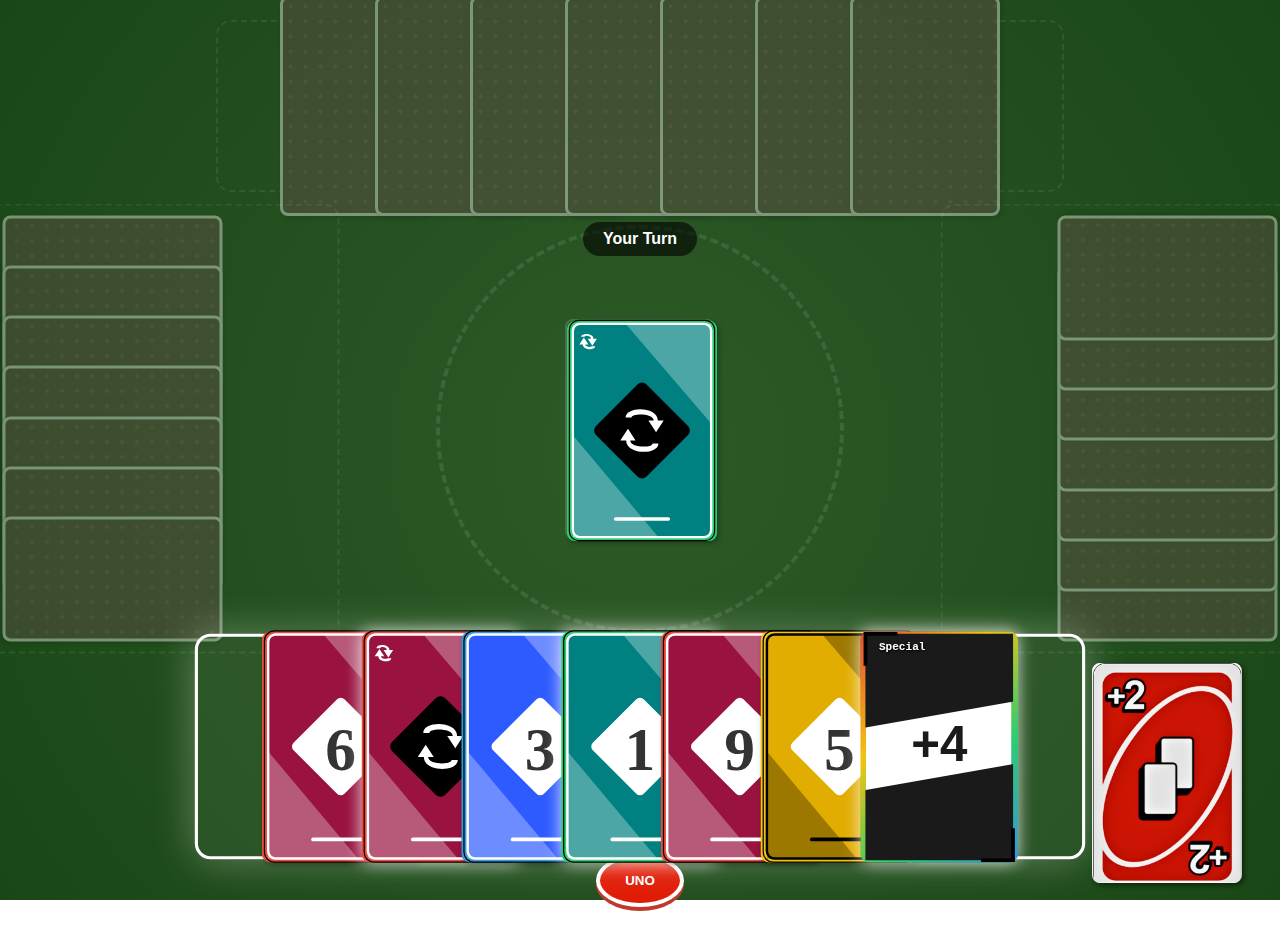
<file: index.html>
<!DOCTYPE html>
<html lang="en">

<head>
    <meta charset="UTF-8">
    <meta name="viewport" content="width=device-width, initial-scale=1.0">
    <title>Very Unique Card Game</title>
    <link rel="stylesheet" href="style.css">
</head>

<body>
    <div id="game-table">
        <div class="side top-side">
            <div id="opponent-top" class="hand-container"></div>
        </div>

        <div class="side left-side">
            <div id="opponent-left" class="hand-container vertical"></div>
        </div>

        <div class="center-play-zone">
            <div id="game-notifications">Your Turn</div>
            <div id="discard-pile" class="pile"> <img class="card" src="assets/Draw_02.jpg" alt="">
            </div>
        </div>

        <div class="side right-side">
            <div id="opponent-right" class="hand-container vertical"></div>
        </div>

        <div class="side player-side">
            <div id="player-hand" class="hand-container">
                <img class="card" src="assets/Draw_02.jpg" alt="">
                <img class="card" src="assets/Draw_02.jpg" alt="">
                <img class="card" src="assets/Draw_02.jpg" alt="">
                <img class="card" src="assets/Draw_02.jpg" alt="">
                <img class="card" src="assets/Draw_02.jpg" alt="">
                <img class="card" src="assets/Draw_02.jpg" alt="">
                <img class="card" src="assets/Draw_02.jpg" alt="">
                <img class="card" src="assets/Draw_02.jpg" alt="">
                <img class="card" src="assets/Draw_02.jpg" alt="">
                <img class="card" src="assets/Draw_02.jpg" alt="">
                <img class="card" src="assets/Draw_02.jpg" alt="">
                <img class="card" src="assets/Draw_02.jpg" alt="">
                <img class="card" src="assets/Draw_02.jpg" alt="">
                <img class="card" src="assets/Draw_02.jpg" alt="">
                <img class="card" src="assets/Draw_02.jpg" alt="">
            </div>
            <button id="uno-button">UNO</button> 

        </div>

        <div class="corner-deck">
            <div class="deck-stack" id="main-draw-deck">
                <div class="card card-back"> <img class="card" src="assets/Draw_02.jpg" alt="">
                </div>

            </div>
        </div>
    </div>
    <script src="main.js" type="module"></script>
</body>

</html>
</file>
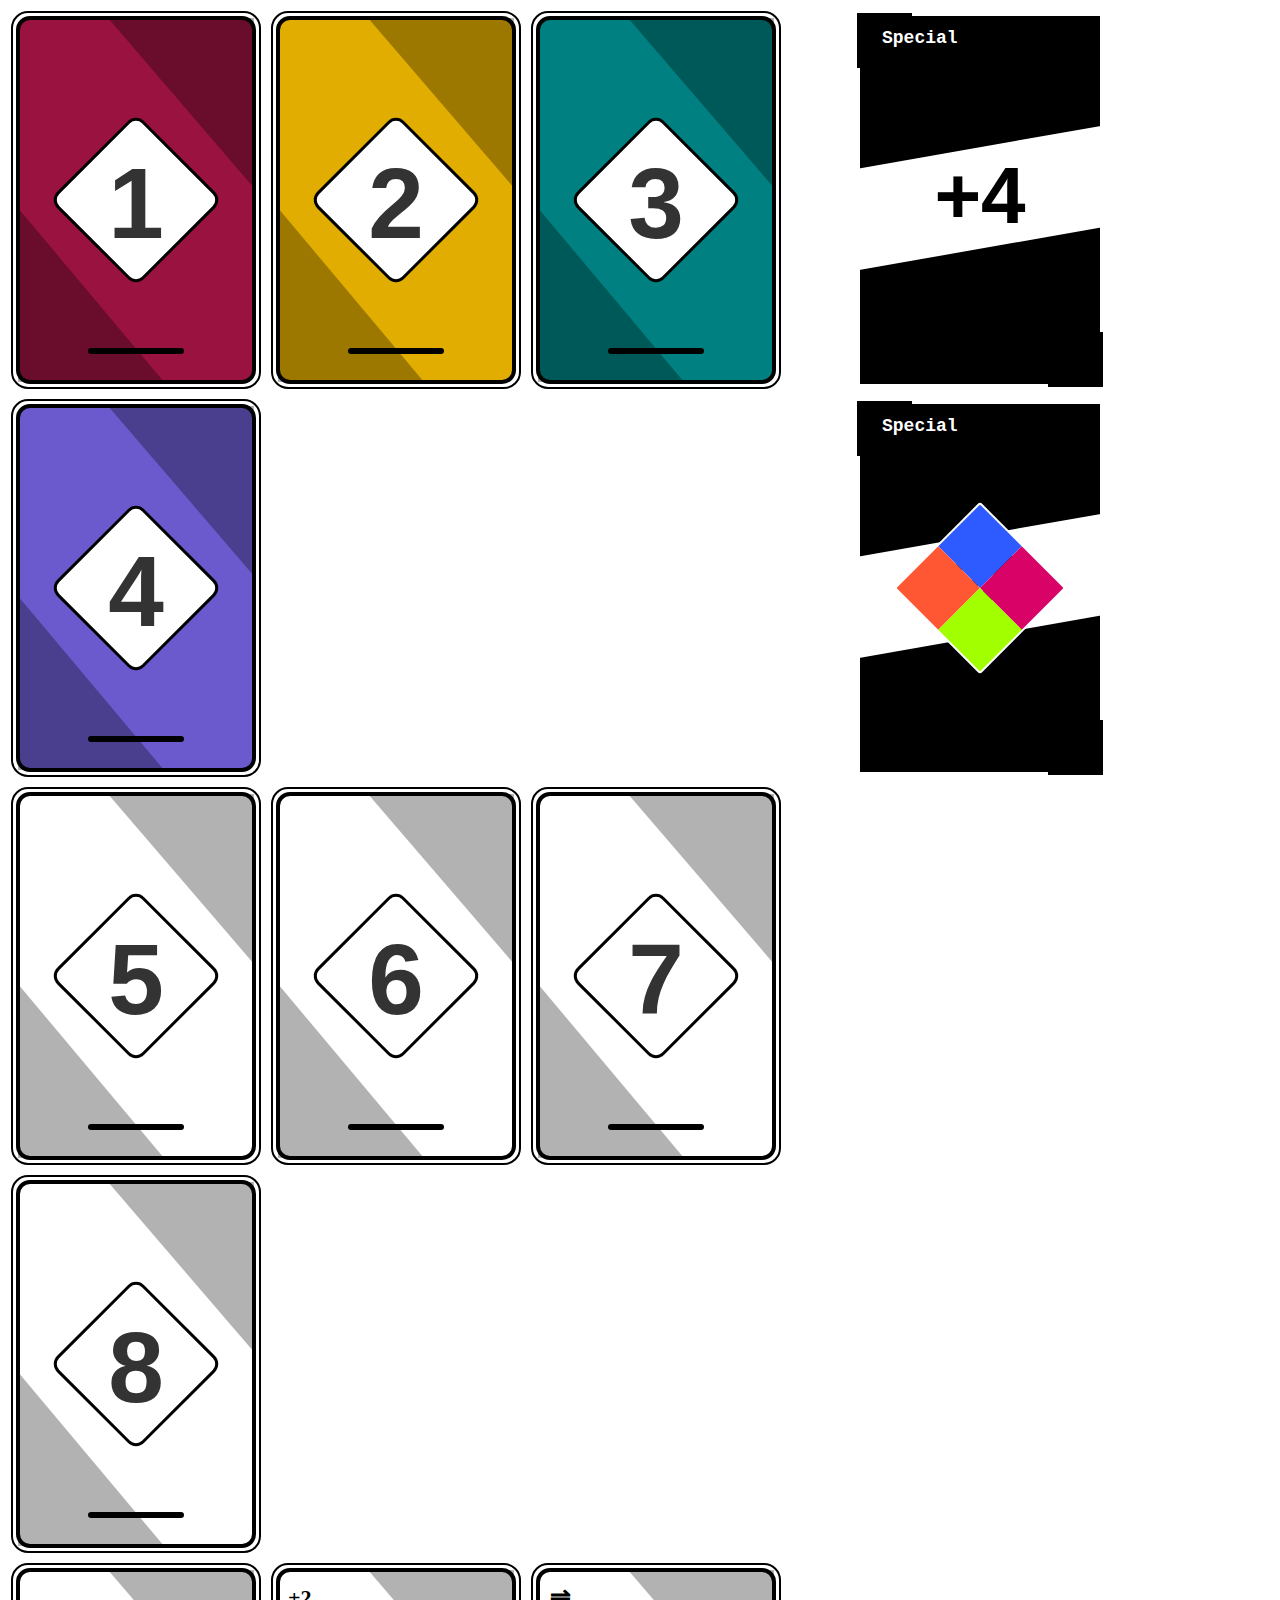
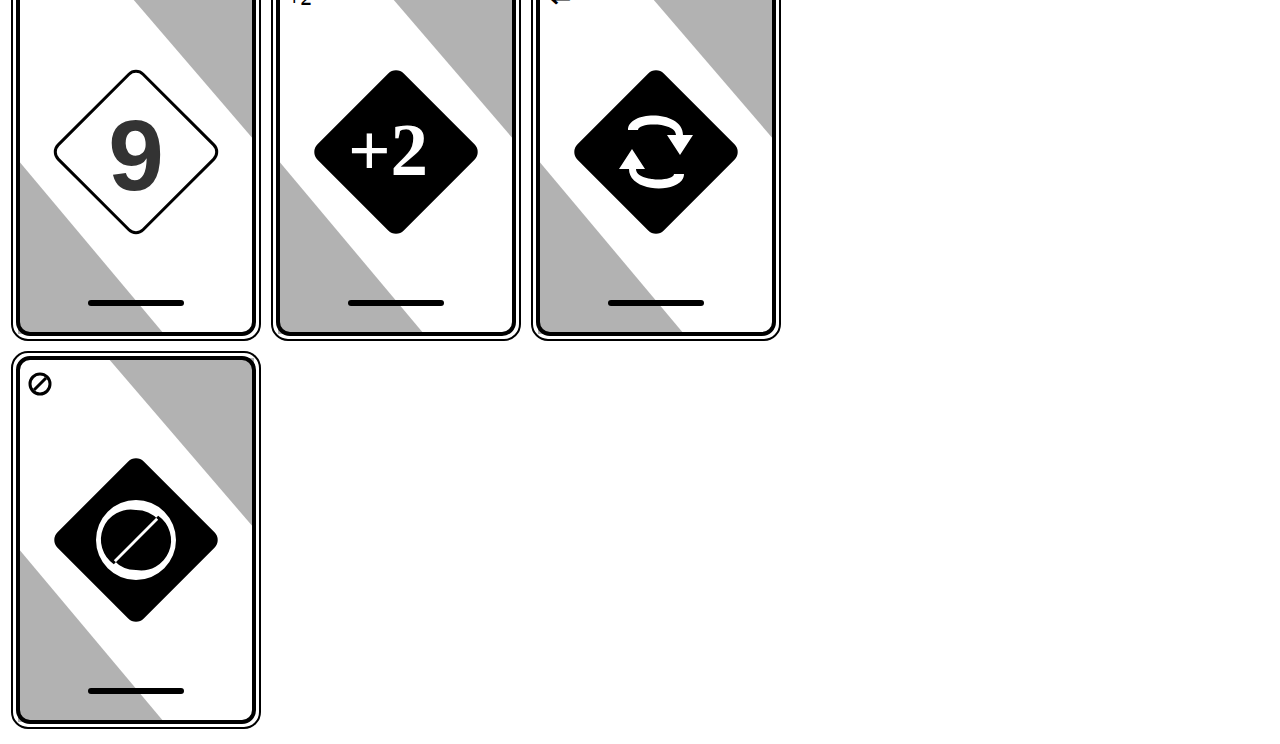
<file: assets/cards.html>
<!doctype html>
<html>
  <head>
    <style>
      body {
        display: flex;
        flex-direction: row;
      }
    </style>
  </head> 
  <body>
    <div>
      <svg width="256" height="384" viewBox="0 0 256 384" xmlns="http://www.w3.org/2000/svg">
        <rect x="10" y="10" width="236" height="364" rx="12" fill="#991240" stroke="currentColor" stroke-width="4" />
        <rect x="4" y="4" width="248" height="376" rx="16" fill="none" stroke="black" stroke-width="2" />
        <path d="M 100 10 L 246 10 L 246 180 Z" fill="currentColor" opacity=".3" />
        <path d="M 10 200 L 10 374 L 156 374 Z" fill="currentColor" opacity=".3" />
        <rect x="68" y="132" width="120" height="120" rx="10" fill="white" stroke="currentColor" stroke-width="3" transform="rotate(45, 128, 192)" />
        <text x="128" y="230" font-family="Verdana, sans-serif" font-weight="900" font-size="100" fill="#333" text-anchor="middle"> 1 </text>
        <rect x="80" y="340" width="96" height="6" rx="3" fill="currentColor" />
      </svg>
      <svg width="256" height="384" viewBox="0 0 256 384" xmlns="http://www.w3.org/2000/svg">
        <rect x="10" y="10" width="236" height="364" rx="12" fill="#E1AD01" stroke="currentColor" stroke-width="4" />
        <rect x="4" y="4" width="248" height="376" rx="16" fill="none" stroke="black" stroke-width="2" />
        <path d="M 100 10 L 246 10 L 246 180 Z" fill="currentColor" opacity=".3" />
        <path d="M 10 200 L 10 374 L 156 374 Z" fill="currentColor" opacity=".3" />
        <rect x="68" y="132" width="120" height="120" rx="10" fill="white" stroke="currentColor" stroke-width="3" transform="rotate(45, 128, 192)" />
        <text x="128" y="230" font-family="Verdana, sans-serif" font-weight="900" font-size="100" fill="#333" text-anchor="middle"> 2 </text>
        <rect x="80" y="340" width="96" height="6" rx="3" fill="currentColor" />
      </svg>
      <svg width="256" height="384" viewBox="0 0 256 384" xmlns="http://www.w3.org/2000/svg">
        <rect x="10" y="10" width="236" height="364" rx="12" fill="#008080" stroke="currentColor" stroke-width="4" />
        <rect x="4" y="4" width="248" height="376" rx="16" fill="none" stroke="black" stroke-width="2" />
        <path d="M 100 10 L 246 10 L 246 180 Z" fill="currentColor" opacity=".3" />
        <path d="M 10 200 L 10 374 L 156 374 Z" fill="currentColor" opacity=".3" />
        <rect x="68" y="132" width="120" height="120" rx="10" fill="white" stroke="currentColor" stroke-width="3" transform="rotate(45, 128, 192)" />
        <text x="128" y="230" font-family="Verdana, sans-serif" font-weight="900" font-size="100" fill="#333" text-anchor="middle"> 3 </text>
        <rect x="80" y="340" width="96" height="6" rx="3" fill="currentColor" />
      </svg>
      <svg width="256" height="384" viewBox="0 0 256 384" xmlns="http://www.w3.org/2000/svg">
        <rect x="10" y="10" width="236" height="364" rx="12" fill="#6A5ACD" stroke="currentColor" stroke-width="4" />
        <rect x="4" y="4" width="248" height="376" rx="16" fill="none" stroke="black" stroke-width="2" />
        <path d="M 100 10 L 246 10 L 246 180 Z" fill="currentColor" opacity=".3" />
        <path d="M 10 200 L 10 374 L 156 374 Z" fill="currentColor" opacity=".3" />
        <rect x="68" y="132" width="120" height="120" rx="10" fill="white" stroke="currentColor" stroke-width="3" transform="rotate(45, 128, 192)" />
        <text x="128" y="230" font-family="Verdana, sans-serif" font-weight="900" font-size="100" fill="#333" text-anchor="middle"> 4 </text>
        <rect x="80" y="340" width="96" height="6" rx="3" fill="currentColor" />
      </svg>
      <br />
      <svg width="256" height="384" viewBox="0 0 256 384" xmlns="http://www.w3.org/2000/svg">
        <rect x="10" y="10" width="236" height="364" rx="12" fill="none" stroke="currentColor" stroke-width="4" />
        <rect x="4" y="4" width="248" height="376" rx="16" fill="none" stroke="black" stroke-width="2" />
        <path d="M 100 10 L 246 10 L 246 180 Z" fill="currentColor" opacity=".3" />
        <path d="M 10 200 L 10 374 L 156 374 Z" fill="currentColor" opacity=".3" />
        <rect x="68" y="132" width="120" height="120" rx="10" fill="white" stroke="currentColor" stroke-width="3" transform="rotate(45, 128, 192)" />
        <text x="128" y="230" font-family="Verdana, sans-serif" font-weight="900" font-size="100" fill="#333" text-anchor="middle"> 5 </text>
        <rect x="80" y="340" width="96" height="6" rx="3" fill="currentColor" />
      </svg>
      <svg width="256" height="384" viewBox="0 0 256 384" xmlns="http://www.w3.org/2000/svg">
        <rect x="10" y="10" width="236" height="364" rx="12" fill="none" stroke="currentColor" stroke-width="4" />
        <rect x="4" y="4" width="248" height="376" rx="16" fill="none" stroke="black" stroke-width="2" />
        <path d="M 100 10 L 246 10 L 246 180 Z" fill="currentColor" opacity=".3" />
        <path d="M 10 200 L 10 374 L 156 374 Z" fill="currentColor" opacity=".3" />
        <rect x="68" y="132" width="120" height="120" rx="10" fill="white" stroke="currentColor" stroke-width="3" transform="rotate(45, 128, 192)" />
        <text x="128" y="230" font-family="Verdana, sans-serif" font-weight="900" font-size="100" fill="#333" text-anchor="middle"> 6 </text>
        <rect x="80" y="340" width="96" height="6" rx="3" fill="currentColor" />
      </svg>
      <svg width="256" height="384" viewBox="0 0 256 384" xmlns="http://www.w3.org/2000/svg">
        <rect x="10" y="10" width="236" height="364" rx="12" fill="none" stroke="currentColor" stroke-width="4" />
        <rect x="4" y="4" width="248" height="376" rx="16" fill="none" stroke="black" stroke-width="2" />
        <path d="M 100 10 L 246 10 L 246 180 Z" fill="currentColor" opacity=".3" />
        <path d="M 10 200 L 10 374 L 156 374 Z" fill="currentColor" opacity=".3" />
        <rect x="68" y="132" width="120" height="120" rx="10" fill="white" stroke="currentColor" stroke-width="3" transform="rotate(45, 128, 192)" />
        <text x="128" y="230" font-family="Verdana, sans-serif" font-weight="900" font-size="100" fill="#333" text-anchor="middle"> 7 </text>
        <rect x="80" y="340" width="96" height="6" rx="3" fill="currentColor" />
      </svg>
      <svg width="256" height="384" viewBox="0 0 256 384" xmlns="http://www.w3.org/2000/svg">
        <rect x="10" y="10" width="236" height="364" rx="12" fill="none" stroke="currentColor" stroke-width="4" />
        <rect x="4" y="4" width="248" height="376" rx="16" fill="none" stroke="black" stroke-width="2" />
        <path d="M 100 10 L 246 10 L 246 180 Z" fill="currentColor" opacity=".3" />
        <path d="M 10 200 L 10 374 L 156 374 Z" fill="currentColor" opacity=".3" />
        <rect x="68" y="132" width="120" height="120" rx="10" fill="white" stroke="currentColor" stroke-width="3" transform="rotate(45, 128, 192)" />
        <text x="128" y="230" font-family="Verdana, sans-serif" font-weight="900" font-size="100" fill="#333" text-anchor="middle"> 8 </text>
        <rect x="80" y="340" width="96" height="6" rx="3" fill="currentColor" />
      </svg>
      <br />
      <svg width="256" height="384" viewBox="0 0 256 384" xmlns="http://www.w3.org/2000/svg">
        <rect x="10" y="10" width="236" height="364" rx="12" fill="none" stroke="currentColor" stroke-width="4" />
        <rect x="4" y="4" width="248" height="376" rx="16" fill="none" stroke="black" stroke-width="2" />
        <path d="M 100 10 L 246 10 L 246 180 Z" fill="currentColor" opacity=".3" />
        <path d="M 10 200 L 10 374 L 156 374 Z" fill="currentColor" opacity=".3" />
        <rect x="68" y="132" width="120" height="120" rx="10" fill="white" stroke="currentColor" stroke-width="3" transform="rotate(45, 128, 192)" />
        <text x="128" y="230" font-family="Verdana, sans-serif" font-weight="900" font-size="100" fill="#333" text-anchor="middle"> 9 </text>
        <rect x="80" y="340" width="96" height="6" rx="3" fill="currentColor" />
      </svg>
      <svg width="256" height="384" viewBox="0 0 256 384" xmlns="http://www.w3.org/2000/svg">
        <rect x="10" y="10" width="236" height="364" rx="12" fill="none" stroke="currentColor" stroke-width="4" />
        <rect x="4" y="4" width="248" height="376" rx="16" fill="none" stroke="black" stroke-width="2" />
        <path d="M 100 10 L 246 10 L 246 180 Z" fill="currentColor" opacity=".3" />
        <path d="M 10 200 L 10 374 L 156 374 Z" fill="currentColor" opacity=".3" />
        <text x="20" y="45" font-family="Verdana" font-weight="900" font-size="22" fill="currentColor"> +2 </text>
        <rect x="68" y="132" width="120" height="120" rx="10" fill="currentColor" stroke="black" stroke-width="2" transform="rotate(45, 128, 192)" />
        <text x="120" y="215" font-family="Verdana" font-weight="900" font-size="75" fill="white" text-anchor="middle"> +2 </text>
        <rect x="80" y="340" width="96" height="6" rx="3" fill="currentColor" />
      </svg>
      <svg width="256" height="384" viewBox="0 0 256 384" xmlns="http://www.w3.org/2000/svg">
        <rect x="10" y="10" width="236" height="364" rx="12" fill="none" stroke="currentColor" stroke-width="4" />
        <rect x="4" y="4" width="248" height="376" rx="16" fill="none" stroke="black" stroke-width="2" />
        <path d="M 100 10 L 246 10 L 246 180 Z" fill="currentColor" opacity=".3" />
        <path d="M 10 200 L 10 374 L 156 374 Z" fill="currentColor" opacity=".3" />
        <text x="22" y="45" font-family="Verdana" font-weight="900" font-size="25" fill="currentColor"> ⇌ </text>
        <rect x="68" y="132" width="120" height="120" rx="10" fill="currentColor" stroke="black" stroke-width="2" transform="rotate(45, 128, 192)" />
        <g fill="white">
          <path d="M 100 170 C 100 150, 155 150, 155 175 L 165 175 L 152 195 L 139 175 L 148 175 C 148 162, 110 162, 110 170 Z" />
          <path d="M 156 214 C 156 234, 101 234, 101 209 L 91 209 L 104 189 L 117 209 L 108 209 C 108 222, 146 222, 146 214 Z" />
        </g>
        <rect x="80" y="340" width="96" height="6" rx="3" fill="currentColor" />
      </svg>
      <svg width="256" height="384" viewBox="0 0 256 384" xmlns="http://www.w3.org/2000/svg">
        <rect x="10" y="10" width="236" height="364" rx="12" fill="none" stroke="currentColor" stroke-width="4" />
        <rect x="4" y="4" width="248" height="376" rx="16" fill="none" stroke="black" stroke-width="2" />
        <path d="M 100 10 L 246 10 L 246 180 Z" fill="currentColor" opacity=".3" />
        <path d="M 10 200 L 10 374 L 156 374 Z" fill="currentColor" opacity=".3" />
        <circle cx="32" cy="36" r="10" fill="none" stroke="currentColor" stroke-width="3" />
        <line x1="26" y1="42" x2="38" y2="30" stroke="currentColor" stroke-width="3" />
        <rect x="68" y="132" width="120" height="120" rx="10" fill="currentColor" stroke="black" stroke-width="2" transform="rotate(45, 128, 192)" />
        <g fill="white">
          <path d="M 128 152 A 40 40 0 1 0 128 232 A 40 40 0 1 0 128 152 Z M 128 162 A 30 30 0 0 1 150.2 171.8 L 105.8 216.2 A 30 30 0 0 1 128 162 Z M 128 222 A 30 30 0 0 1 105.8 212.2 L 150.2 167.8 A 30 30 0 0 1 128 222 Z" />
        </g>
        <rect x="80" y="340" width="96" height="6" rx="3" fill="currentColor" />
      </svg>
    </div>

    <div>
      <svg width="256" height="384" viewBox="0 0 256 384" xmlns="http://www.w3.org/2000/svg">
        <defs>
          <mask id="void-mask">
            <rect x="0" y="0" width="256" height="384" fill="white" />
            <rect x="-50" y="140" width="400" height="100" fill="black" transform="rotate(-10, 128, 192)" />
            <text x="128" y="215" font-family="Impact, sans-serif" font-weight="900" font-size="80" fill="white" text-anchor="middle"> +4 </text>
          </mask>
        </defs>
        <rect x="8" y="8" width="240" height="368" rx="0" fill="currentColor" mask="url(#void-mask)" />
        <path d="M 8 60 L 8 8 L 60 8" fill="none" stroke="black" stroke-width="6" />
        <path d="M 196 376 L 248 376 L 248 324" fill="none" stroke="black" stroke-width="6" />
        <text x="30" y="35" font-family="monospace" font-weight="bold" font-size="18" fill="white"> Special </text>
      </svg>
      <svg width="256" height="384" viewBox="0 0 256 384" xmlns="http://www.w3.org/2000/svg">
        <defs>
          <mask id="void-mask">
            <rect x="0" y="0" width="256" height="384" fill="white" />
            <rect x="-50" y="140" width="400" height="100" fill="black" transform="rotate(-10, 128, 192)" />
            </mask>
        </defs>

        <rect x="8" y="8" width="240" height="368" rx="0" fill="currentColor" mask="url(#void-mask)" />
        <g transform="rotate(45, 128, 192)">
          <path d="M 68 132 L 128 132 L 128 192 L 68 192 Z" fill="#2E5BFF" />
          <path d="M 128 132 L 188 132 L 188 192 L 128 192 Z" fill="#D90368" />
          <path d="M 68 192 L 128 192 L 128 252 L 68 252 Z" fill="#FF5733" />
          <path d="M 128 192 L 188 192 L 188 252 L 128 252 Z" fill="#A2FF00" />
          <rect x="68" y="132" width="120" height="120" fill="none" stroke="white" stroke-width="2" rx="2" />
        </g>
      
        <path d="M 8 60 L 8 8 L 60 8" fill="none" stroke="black" stroke-width="6" />
        <path d="M 196 376 L 248 376 L 248 324" fill="none" stroke="black" stroke-width="6" />
        <text x="30" y="35" font-family="monospace" font-weight="bold" font-size="18" fill="white">Special</text>
      </svg>
    </div>
  </body>
</html>
</file>
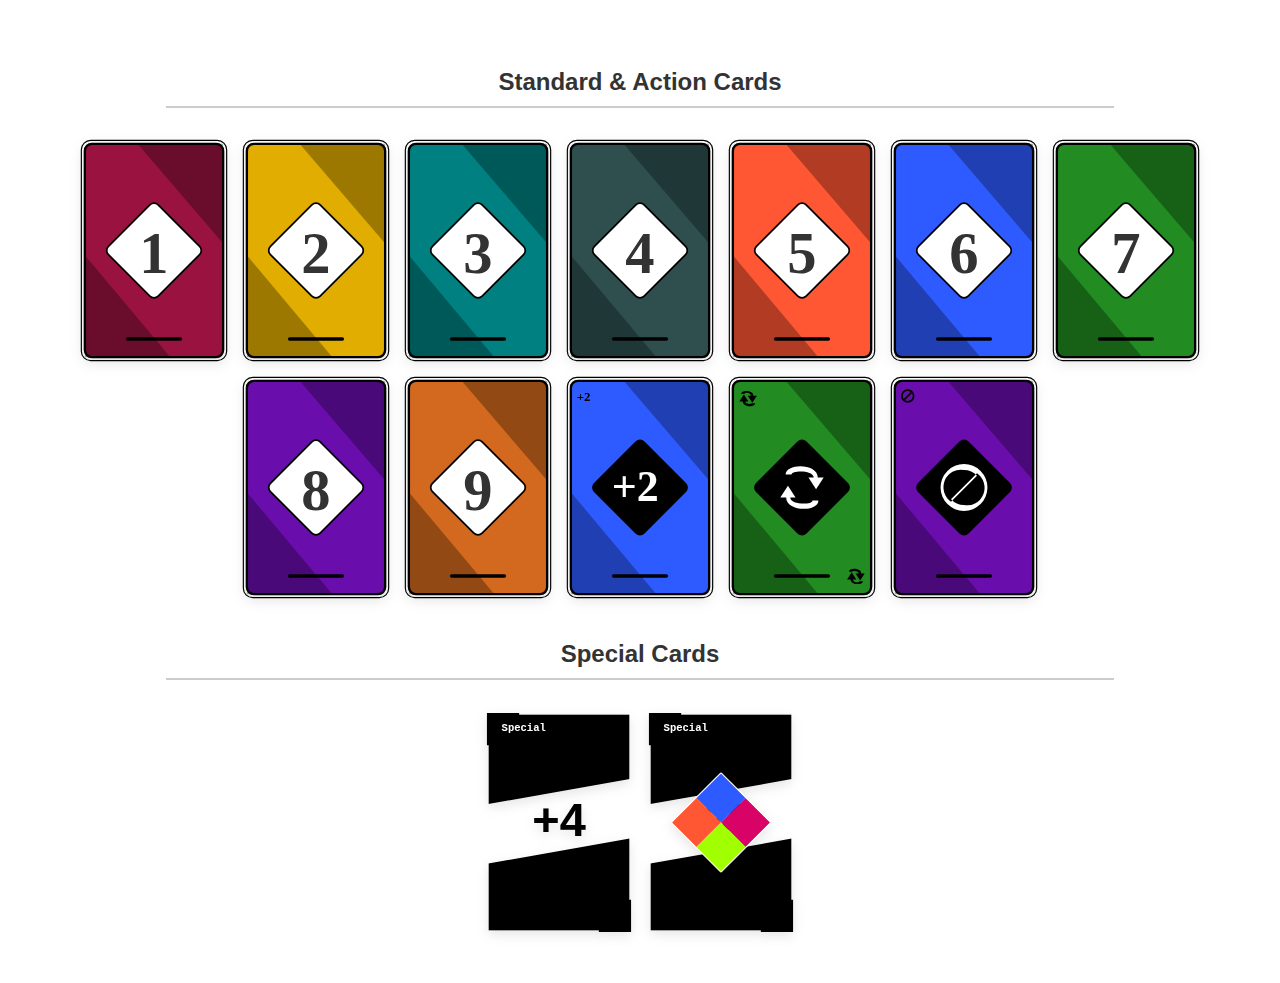
<file: assets/svg-assets.html>
<!DOCTYPE html>
<html lang="en">

<head>
    <meta charset="UTF-8">
    <meta name="viewport" content="width=device-width, initial-scale=1.0">
    <style>
        body {
            display: flex;
            flex-direction: column;
            align-items: center;
            padding: 40px;
            font-family: 'Verdana', sans-serif;
            gap: 20px;
        }

        h2 {
            color: #333;
            margin: 20px 0 10px 0;
            border-bottom: 2px solid #ccc;
            width: 80%;
            text-align: center;
            padding-bottom: 10px;
        }

        .card-row {
            display: flex;
            flex-direction: row;
            flex-wrap: wrap;
            justify-content: center;
            gap: 12px;
            width: 100%;
        }

        svg {
            width: 150px;
            height: auto;
            filter: drop-shadow(0 4px 6px rgba(0, 0, 0, 0.1));
            transition: transform 0.2s ease;
        }

        svg:hover {
            transform: translateY(-10px);
            z-index: 5;
        }
    </style>
</head>

<body>

    <h2>Standard & Action Cards</h2>
    <div id="main-deck" class="card-row"></div>

    <h2>Special Cards</h2>
    <div id="special-deck" class="card-row"></div>

    <script>
        const mainContainer = document.getElementById('main-deck');
        const specialContainer = document.getElementById('special-deck');

        const colors =["#991240", "#E1AD01", "#008080",
                       "#2F4F4F", "#FF5733", "#2E5BFF",
                       "#228B22", "#6A0DAD", "#D2691E"];

        function renderDeck() {
            let mainHtml = '';

            // Standard Cards
            for (let i = 1; i <= 9; i++) {
                mainHtml += `
                <svg viewBox="0 0 256 384" xmlns="http://www.w3.org/2000/svg">
                    <rect x="10" y="10" width="236" height="364" rx="12" fill="${colors[i-1]}" stroke="currentColor" stroke-width="4" />
                    <rect x="4" y="4" width="248" height="376" rx="16" fill="none" stroke="black" stroke-width="2" />
                    <path d="M 100 10 L 246 10 L 246 180 Z" fill="currentColor" opacity=".3" />
                    <path d="M 10 200 L 10 374 L 156 374 Z" fill="currentColor" opacity=".3" />
                    <rect x="68" y="132" width="120" height="120" rx="10" fill="white" stroke="currentColor" stroke-width="3" transform="rotate(45, 128, 192)" />
                    <text x="128" y="230" font-family="Verdana" font-weight="900" font-size="100" fill="#333" text-anchor="middle">${i}</text>
                    <rect x="80" y="340" width="96" height="6" rx="3" fill="currentColor" />
                </svg>`;
            }

            // Action Cards
            mainHtml += `
                <svg viewBox="0 0 256 384" xmlns="http://www.w3.org/2000/svg">
                    <rect x="10" y="10" width="236" height="364" rx="12" fill="#2E5BFF" stroke="currentColor" stroke-width="4" />
                    <rect x="4" y="4" width="248" height="376" rx="16" fill="none" stroke="black" stroke-width="2" />
                    <path d="M 100 10 L 246 10 L 246 180 Z" fill="currentColor" opacity=".3" />
                    <path d="M 10 200 L 10 374 L 156 374 Z" fill="currentColor" opacity=".3" />
                    <text x="20" y="45" font-family="Verdana" font-weight="900" font-size="22" fill="currentColor"> +2 </text>
                    <rect x="68" y="132" width="120" height="120" rx="10" fill="currentColor" stroke="black" stroke-width="2" transform="rotate(45, 128, 192)" />
                    <text x="120" y="215" font-family="Verdana" font-weight="900" font-size="75" fill="white" text-anchor="middle"> +2 </text>
                    <rect x="80" y="340" width="96" height="6" rx="3" fill="currentColor" />
                </svg>

                <svg viewBox="0 0 256 384" xmlns="http://www.w3.org/2000/svg">
                    <rect x="10" y="10" width="236" height="364" rx="12" fill="#228B22" stroke="currentColor" stroke-width="4" />
                    <rect x="4" y="4" width="248" height="376" rx="16" fill="none" stroke="black" stroke-width="2" />
                    <path d="M 100 10 L 246 10 L 246 180 Z" fill="currentColor" opacity=".3" />
                    <path d="M 10 200 L 10 374 L 156 374 Z" fill="currentColor" opacity=".3" />
                    <g transform="translate(18, 22) scale(0.6)" fill="currentColor">
                        <path d="M 10 17 C 10 5, 45 5, 45 22 L 55 22 L 42 42 L 29 22 L 38 22 C 38 12, 20 12, 20 17 Z" />
                        <path d="M 50 44 C 50 56, 15 56, 15 39 L 5 39 L 18 19 L 31 39 L 22 39 C 22 47, 40 47, 40 44 Z" />
                    </g>
                    <g transform="translate(238, 362) rotate(180) scale(0.6)" fill="currentColor">
                        <path d="M 10 17 C 10 5, 45 5, 45 22 L 55 22 L 42 42 L 29 22 L 38 22 C 38 12, 20 12, 20 17 Z" />
                        <path d="M 50 44 C 50 56, 15 56, 15 39 L 5 39 L 18 19 L 31 39 L 22 39 C 22 47, 40 47, 40 44 Z" />
                    </g>
                    <rect x="68" y="132" width="120" height="120" rx="10" fill="currentColor" stroke="black" stroke-width="2" transform="rotate(45, 128, 192)" />
                    <g fill="white">
                        <path d="M 100 170 C 100 150, 155 150, 155 175 L 165 175 L 152 195 L 139 175 L 148 175 C 148 162, 110 162, 110 170 Z" />
                        <path d="M 156 214 C 156 234, 101 234, 101 209 L 91 209 L 104 189 L 117 209 L 108 209 C 108 222, 146 222, 146 214 Z" />
                    </g>
                    <rect x="80" y="340" width="96" height="6" rx="3" fill="currentColor" />
                </svg>

                <svg viewBox="0 0 256 384" xmlns="http://www.w3.org/2000/svg">
                    <rect x="10" y="10" width="236" height="364" rx="12" fill="#6A0DAD" stroke="currentColor" stroke-width="4" />
                    <rect x="4" y="4" width="248" height="376" rx="16" fill="none" stroke="black" stroke-width="2" />
                    <path d="M 100 10 L 246 10 L 246 180 Z" fill="currentColor" opacity=".3" />
                    <path d="M 10 200 L 10 374 L 156 374 Z" fill="currentColor" opacity=".3" />
                    <circle cx="32" cy="36" r="10" fill="none" stroke="currentColor" stroke-width="3" />
                    <line x1="26" y1="42" x2="38" y2="30" stroke="currentColor" stroke-width="3" />
                    <rect x="68" y="132" width="120" height="120" rx="10" fill="currentColor" stroke="black" stroke-width="2" transform="rotate(45, 128, 192)" />
                    <g fill="white">
                        <path d="M 128 152 A 40 40 0 1 0 128 232 A 40 40 0 1 0 128 152 Z M 128 162 A 30 30 0 0 1 150.2 171.8 L 105.8 216.2 A 30 30 0 0 1 128 162 Z M 128 222 A 30 30 0 0 1 105.8 212.2 L 150.2 167.8 A 30 30 0 0 1 128 222 Z" />
                    </g>
                    <rect x="80" y="340" width="96" height="6" rx="3" fill="currentColor" />
                </svg>
            `;

            //Special Cards
            specialContainer.innerHTML = `
              <svg width="256" height="384" viewBox="0 0 256 384" xmlns="http://www.w3.org/2000/svg">
                <defs>
                  <mask id="void-mask">
                    <rect x="0" y="0" width="256" height="384" fill="white" />
                    <rect x="-50" y="140" width="400" height="100" fill="black" transform="rotate(-10, 128, 192)" />
                    <text x="128" y="215" font-family="Impact, sans-serif" font-weight="900" font-size="80" fill="white" text-anchor="middle"> +4 </text>
                  </mask>
                </defs>
                <rect x="8" y="8" width="240" height="368" rx="0" fill="currentColor" mask="url(#void-mask)" />
                <path d="M 8 60 L 8 8 L 60 8" fill="none" stroke="black" stroke-width="6" />
                <path d="M 196 376 L 248 376 L 248 324" fill="none" stroke="black" stroke-width="6" />
                <text x="30" y="35" font-family="monospace" font-weight="bold" font-size="18" fill="white"> Special </text>
              </svg>
              <svg width="256" height="384" viewBox="0 0 256 384" xmlns="http://www.w3.org/2000/svg">
                <defs>
                  <mask id="void-mask">
                    <rect x="0" y="0" width="256" height="384" fill="white" />
                    <rect x="-50" y="140" width="400" height="100" fill="black" transform="rotate(-10, 128, 192)" />
                    </mask>
                </defs>

                <rect x="8" y="8" width="240" height="368" rx="0" fill="currentColor" mask="url(#void-mask)" />
                <g transform="rotate(45, 128, 192)">
                  <path d="M 68 132 L 128 132 L 128 192 L 68 192 Z" fill="#2E5BFF" />
                  <path d="M 128 132 L 188 132 L 188 192 L 128 192 Z" fill="#D90368" />
                  <path d="M 68 192 L 128 192 L 128 252 L 68 252 Z" fill="#FF5733" />
                  <path d="M 128 192 L 188 192 L 188 252 L 128 252 Z" fill="#A2FF00" />
                  <rect x="68" y="132" width="120" height="120" fill="none" stroke="white" stroke-width="2" rx="2" />
                </g>

                <path d="M 8 60 L 8 8 L 60 8" fill="none" stroke="black" stroke-width="6" />
                <path d="M 196 376 L 248 376 L 248 324" fill="none" stroke="black" stroke-width="6" />
                <text x="30" y="35" font-family="monospace" font-weight="bold" font-size="18" fill="white">Special</text>
              </svg>
            `;

            mainContainer.innerHTML = mainHtml;
        }

        renderDeck();
    </script>
</body>

</html>
</file>
<file: style.css>
:root{
  --red:#e74c3c;--blue:#3498db;--green:#2ecc71;--yellow:#f1c40f;
  --card-width:150px;--card-height:220px;
  --table-green:#1a4716;--border:rgba(255,255,255,.2);
}

*{margin:0;padding:0;box-sizing:border-box}
body{overflow:hidden;font-family:"Segoe UI",sans-serif}


/* Layout */
#game-table {
  display: grid;
  grid-template-columns: 15% 1fr 15%;
  grid-template-rows: 20% 1fr 25%;
  grid-template-areas:
    ". top ."
    "left center right"
    "uno bottom deck";
  height:100vh;padding:20px;gap:10px;
  background:radial-gradient(circle,#2d5a27 0%,var(--table-green) 100%);
  transition:filter .5s;
}

.side,.center-play-zone,.corner-deck{display:flex;justify-content:center;align-items:center;grid-area: deck;}

.uno-btn-area {grid-area: uno;display: flex;justify-content: center;align-items: center;}
.top-side{grid-area:top}
.left-side{grid-area:left}
.right-side{grid-area:right}
.player-side{grid-area:bottom;flex-direction:column}
.center-play-zone{grid-area:center;flex-direction:column;position:relative}

/* Hand */
.hand-container{
  display:flex;justify-content:center;align-items:center;
  gap:5px;width:100%;height:100%;padding:10px;
  border:2px dashed var(--border);border-radius:15px;
  opacity:.4;filter:grayscale(80%);
  transition:.4s transform,.4s opacity,.4s filter;
}

.left-side .hand-container,
.right-side .hand-container{width:50vh}

.left-side .hand-container{transform:rotate(90deg)}
.right-side .hand-container{transform:rotate(-90deg)}

/* Active */
.hand-container.active-turn{
  opacity:1;filter:none;border:3px solid #fff;
  background:rgba(255,255,255,.05);
  box-shadow:0 0 40px rgba(255,255,255,.3);
  transform:scale(1.05);
}
.left-side .active-turn{transform:rotate(90deg) scale(1.05)}
.right-side .active-turn{transform:rotate(-90deg) scale(1.05)}

/* Cards */
.card{
  width:var(--card-width);height:var(--card-height);
  display:flex;justify-content:center;align-items:center;
  border-radius:8px;font:bold 18px sans-serif;
  box-shadow:2px 2px 5px rgba(0,0,0,.3);
  transition:.2s transform,.2s box-shadow;
  position:relative;
}

.card-red{background:var(--red);color:#fff}
.card-blue{background:var(--blue);color:#fff}
.card-green{background:var(--green);color:#fff}
.card-yellow{background:var(--yellow)}
.card-wild{
  background:linear-gradient(135deg,var(--red),var(--yellow),var(--green),var(--blue));
  color:#fff;text-shadow:1px 1px 2px #000
}

.card-back{
  background:#c0392b;
  border:3px solid #fff;
  background-image:radial-gradient(circle,var(--red) 20%,transparent 20%);
  background-size:15px 15px;
}

/* Card interactions */
.card.playable{cursor:pointer;box-shadow:0 0 15px rgba(255,255,255,.8)}
.card.playable:hover{transform:translateY(-10px);box-shadow:0 5px 20px rgba(255,255,255,.9)}

.hand-container .card{margin-left:-60px;z-index:1}
.hand-container .card:first-child{margin:0}
.vertical .card{margin-left:-80px}

.hand-container .card:hover{
  z-index:10;transform:translateY(-20px) scale(1.1);margin-right:10px
}

.player-side .card:hover{
  z-index:100!important;
  transform:translateY(-40px) rotate(-2deg) scale(1.2);
  margin-right:20px
}

/* Pile */
.pile{
  width:var(--card-width);height:var(--card-height);
  border:2px solid var(--border);
  border-radius:8px;
  background:rgba(0,0,0,.1);
  box-shadow:inset 0 0 10px rgba(0,0,0,.5);
}

/* UI */
#game-notifications{
  position:absolute;top:20px;
  padding:8px 20px;border-radius:20px;
  background:rgba(0,0,0,.6);color:#fff;font-weight:bold
}

#uno-button{
  padding:15px 25px;border-radius:50%;
  border:4px solid #fff;background:#e11b05;color:#fff;
  font-weight:bold;cursor:pointer;
  box-shadow:0 4px 0 #c0392b;
}
#uno-button:active{transform:translateY(3px);box-shadow:none}

.deck-stack{display:flex;flex-direction:column;align-items:center;gap:8px;cursor:pointer}
.deck-label{
  font-size:13px;font-weight:bold;color:#fff;
  padding:4px 10px;border-radius:12px;
  background:rgba(0,0,0,.5);
  border:1px solid rgba(255,255,255,.3);
}

/* Color picker */
#color-picker{
  position:fixed;inset:0;
  display:none;flex-direction:column;
  justify-content:center;align-items:center;
  gap:20px;background:rgba(0,0,0,.7);z-index:100
}
#color-picker p{color:#fff;font-size:22px;font-weight:bold}
#color-choices{display:flex;gap:20px}

.color-btn{
  width:70px;height:70px;border-radius:50%;
  border:4px solid #fff;cursor:pointer;
  box-shadow:0 4px 10px rgba(0,0,0,.4);
  transition:.15s;
}
.color-btn:hover{transform:scale(1.15);box-shadow:0 6px 16px rgba(0,0,0,.5)}
[data-color="red"]{background:var(--red)}
[data-color="yellow"]{background:var(--yellow)}
[data-color="green"]{background:var(--green)}
[data-color="blue"]{background:var(--blue)}

/* Animations */
@keyframes card-pulse{
  0%,100%{box-shadow:0 0 10px rgba(255,255,255,.4)}
  50%{box-shadow:0 0 25px rgba(255,255,255,.8)}
}

.player-side.active-turn .playable{
  animation:card-pulse 2s infinite;
  transform:translateY(-20px);
  box-shadow:0 10px 20px rgba(0,0,0,.4)
}

/* Center ring */
.center-play-zone::before{
  content:"";position:absolute;
  width:400px;height:400px;border-radius:50%;
  border:4px dashed rgba(255,255,255,.1);
}

.direction-clockwise .center-play-zone::before{
  animation:rotateR 10s linear infinite;
  border-top-color:rgba(255,255,255,.4)
}
.direction-counter .center-play-zone::before{
  animation:rotateL 10s linear infinite;
  border-top-color:rgba(255,255,255,.4)
}

@keyframes rotateR{to{transform:rotate(360deg)}}
@keyframes rotateL{from{transform:rotate(360deg)}}

/* Misc */
body.direction-reversed #game-table{
  background:radial-gradient(circle,#1a3a47,#0d2412)
}

.hand-container.thinking{
  animation:AI-glow 1.5s infinite alternate
}
@keyframes AI-glow{
  from{box-shadow:0 0 5px rgba(255,255,255,.1)}
  to{box-shadow:0 0 20px rgba(255,255,255,.5)}
}
</file>
